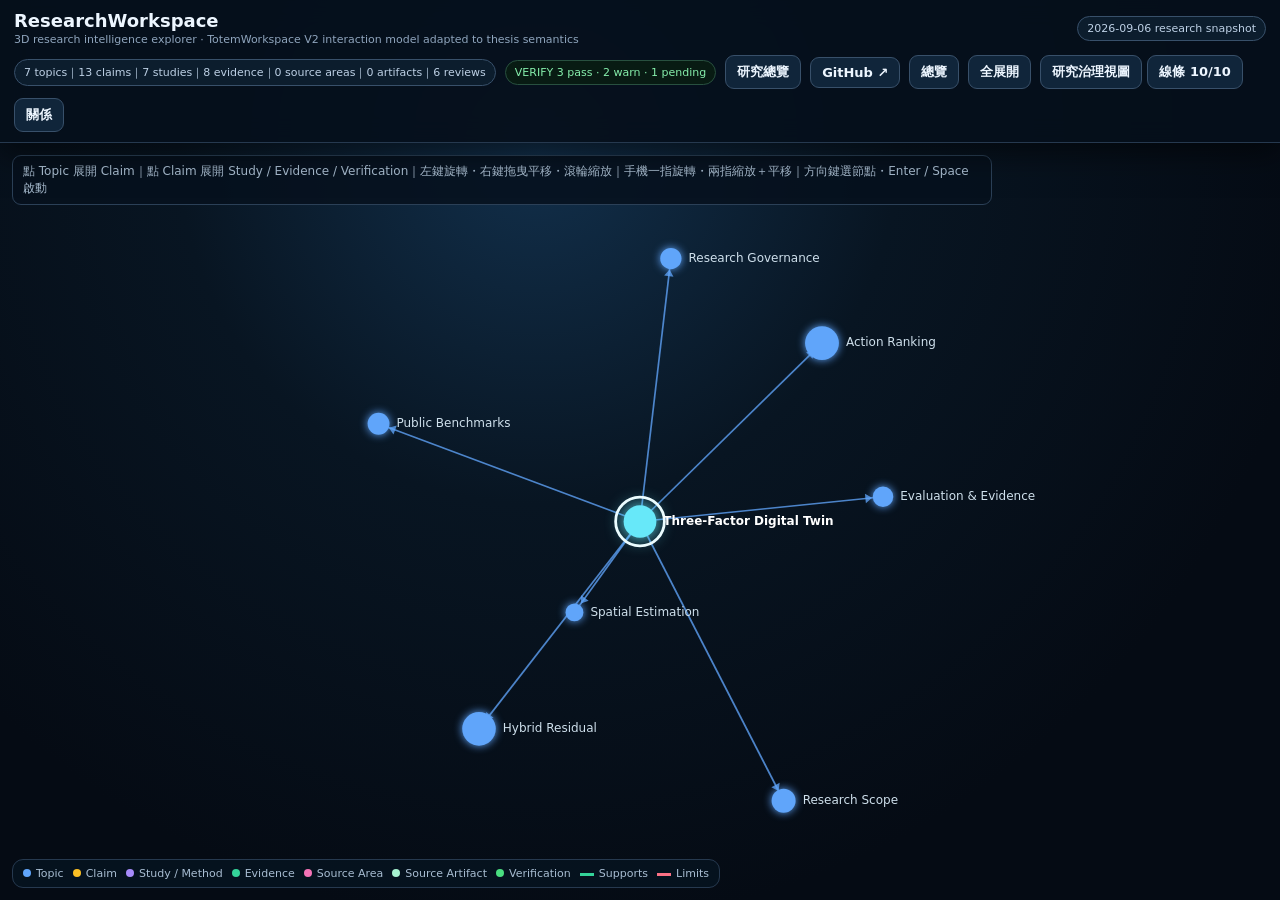
<file: site/index.html>
<!doctype html>
<html lang="zh-Hant">
<head>
<meta charset="utf-8">
<meta name="viewport" content="width=device-width,initial-scale=1,viewport-fit=cover">
<meta http-equiv="Content-Security-Policy" content="default-src 'self'; style-src 'self'; script-src 'self'; connect-src 'self' http://127.0.0.1:18775 http://localhost:18775">
<meta name="theme-color" content="#050b14">
<title>ResearchWorkspace 3D Research Graph</title>
<link rel="stylesheet" href="./graph-v2.css">
</head>
<body>
<div class="app">
  <header class="bar">
    <div class="brand">
      <b>ResearchWorkspace</b>
      <small>3D research intelligence explorer · TotemWorkspace V2 interaction model adapted to thesis semantics</small>
    </div>
    <span class="pill" id="snapshot">loading</span>
    <span class="pill" id="stats">loading</span>
    <span class="pill live-local" id="liveLocal" hidden>LIVE LOCAL</span>
    <span class="pill change-intelligence" id="changeIntelligence" hidden>CHANGE</span>
    <span class="pill agent-adapter" id="agentAdapter" hidden>ADAPTER</span>
    <span class="pill orchestration-state" id="orchestrationState" hidden>ORCH</span>
    <span class="pill verification-state" id="verificationState">VERIFY</span>
    <span class="pill artifact-drift" id="artifactDrift" hidden>ARTIFACT</span>
    <span class="pill agent-activity" id="agentActivity" hidden>AGENT</span>
    <button id="promptToggle" type="button" hidden>Prompt OFF</button>
    <button id="conversationToggle" type="button" hidden>Conversation</button>
    <a class="button-link" href="./overview.html">研究總覽</a>
    <a class="button-link" href="https://github.com/Yunitrish006006/ResearchWorkspace">GitHub ↗</a>
    <button id="overview" type="button">總覽</button>
    <button id="expandAll3d" type="button">全展開</button>
    <div class="filter-wrap">
      <button id="paperMode" type="button">研究治理視圖</button>
      <button id="edgeFilters" type="button" aria-expanded="false" aria-controls="edgeFilterPanel">線條 10/10</button>
      <div id="edgeFilterPanel" class="edge-filter" hidden>
        <b>研究關係</b>
        <label><input type="checkbox" data-edge-filter="cites" checked>引用</label>
        <label><input type="checkbox" data-edge-filter="compares" checked>比較（較佳／較差／持平／不可比）</label>
        <label><input type="checkbox" data-edge-filter="argues" checked>論證</label>
        <label><input type="checkbox" data-edge-filter="uses-data" checked>使用資料集</label>
        <label><input type="checkbox" data-edge-filter="contains" checked><i class="dot contains"></i>Contains</label>
        <label><input type="checkbox" data-edge-filter="supports" checked><i class="dot supports"></i>Supports</label>
        <label><input type="checkbox" data-edge-filter="uses-method" checked><i class="dot method"></i>Uses method</label>
        <label><input type="checkbox" data-edge-filter="grounded-in" checked><i class="dot grounded"></i>Grounded in</label>
        <label><input type="checkbox" data-edge-filter="validated-by" checked><i class="dot verification"></i>Validated by</label>
        <label><input type="checkbox" data-edge-filter="limits" checked><i class="dot limits"></i>Limits / contradicts</label>
        <small>展開 Topic 後顯示 Claim；再展開 Claim 顯示 Study、Evidence、Verification。跨主題關係會保留到實際 research endpoint。</small>
        <div class="filter-actions">
          <button id="edgeFilterAll" type="button">全部</button>
          <button id="edgeFilterNone" type="button">清除</button>
        </div>
      </div>
    </div>
    <button id="relations" type="button">關係</button>
  </header>
  <div class="prompt-shell" id="promptBar" hidden>
    <div class="prompt-bar">
      <textarea id="promptInput" maxlength="8192" rows="3" autocomplete="off" placeholder="輸入研究 Prompt（Ctrl/Cmd+Enter 送出）"></textarea>
      <button id="promptSubmit" type="button">送出</button>
    </div>
  </div>
  <div class="replay-bar" id="replayBar" hidden>
    <b id="replayLabel">REPLAY · LIVE</b>
    <input id="replaySlider" type="range" min="0" max="1" value="1" step="1" aria-label="Research replay sequence">
    <small id="replayMeta">0 events</small>
    <button id="replayLive" type="button" disabled>LIVE</button>
  </div>

  <main class="stage">
    <section id="pane3d" class="pane">
      <canvas id="graph3d" class="canvas3d" tabindex="0" role="application" aria-label="ResearchWorkspace 3D 研究圖；方向鍵切換節點，Enter 或空白鍵啟動"></canvas>
      <div class="hint3d">點 Topic 展開 Claim｜點 Claim 展開 Study / Evidence / Verification｜左鍵旋轉・右鍵拖曳平移・滾輪縮放｜手機一指旋轉・兩指縮放＋平移｜方向鍵選節點・Enter / Space 啟動</div>
    </section>

    <aside id="conversationPanel" class="conversation-panel" hidden>
      <div class="conversation-head">
        <div>
          <b>Research Conversation</b>
          <small>Local Viewer ↔ Discord shared Bridge queue</small>
        </div>
        <button id="conversationClose" type="button" aria-label="關閉 Research Conversation">×</button>
      </div>
      <div id="conversationDraft" class="conversation-draft" hidden></div>
      <div id="conversationEntries" class="conversation-entries"></div>
    </aside>

    <aside id="info" class="info" hidden>
      <div class="info-eyebrow" id="infoType">NODE</div>
      <h2 id="infoTitle"></h2>
      <p id="infoBody"></p>
      <div id="infoContent"></div>
    </aside>

    <div class="legend">
      <span><i class="node-dot topic"></i>Topic</span>
      <span><i class="node-dot claim"></i>Claim</span>
      <span><i class="node-dot study"></i>Study / Method</span>
      <span><i class="node-dot evidence"></i>Evidence</span>
      <span><i class="node-dot source-area"></i>Source Area</span>
      <span><i class="node-dot artifact"></i>Source Artifact</span>
      <span><i class="node-dot review"></i>Verification</span>
      <span><i class="dot supports"></i>Supports</span>
      <span><i class="dot limits"></i>Limits</span>
    </div>
  </main>
</div>

<script src="./generated/graph-data.js"></script>
<script src="./research-graph-v2.js"></script>
<script src="./local-live.js"></script>
</body>
</html>
</file>
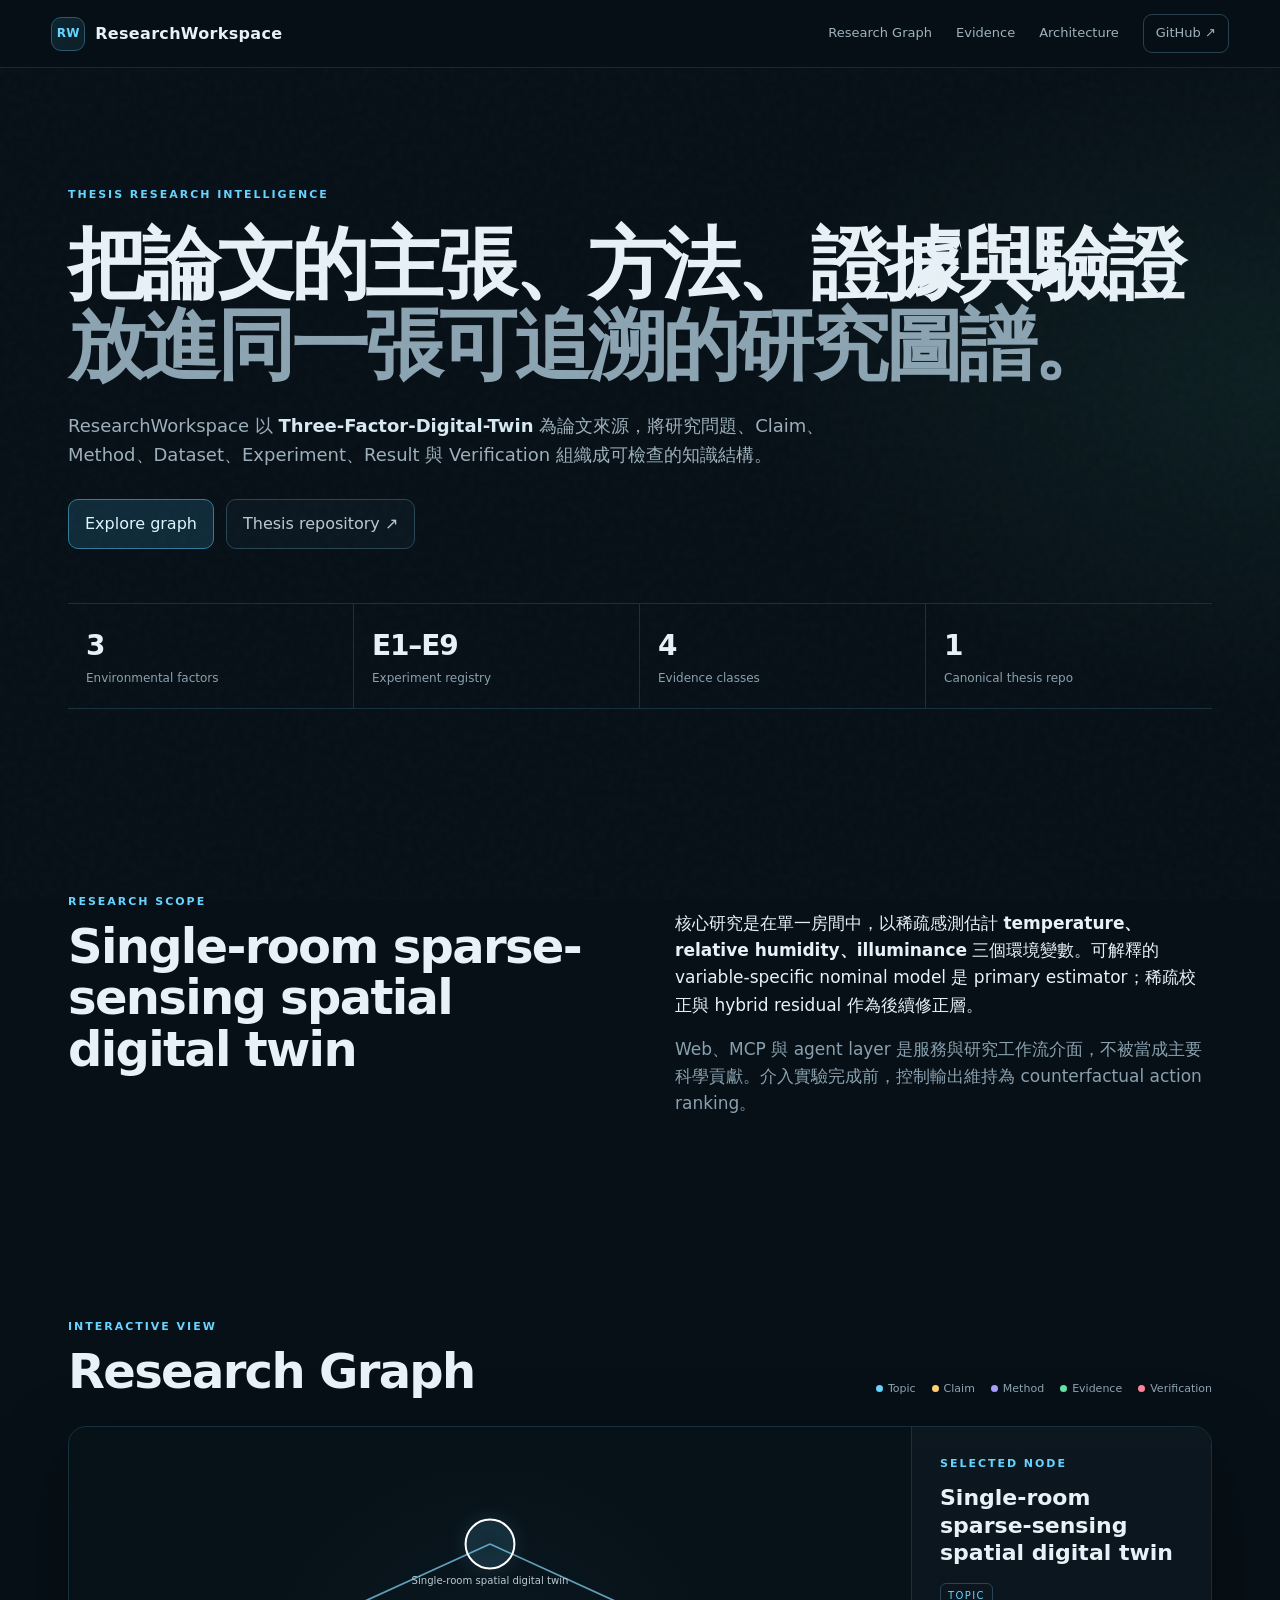
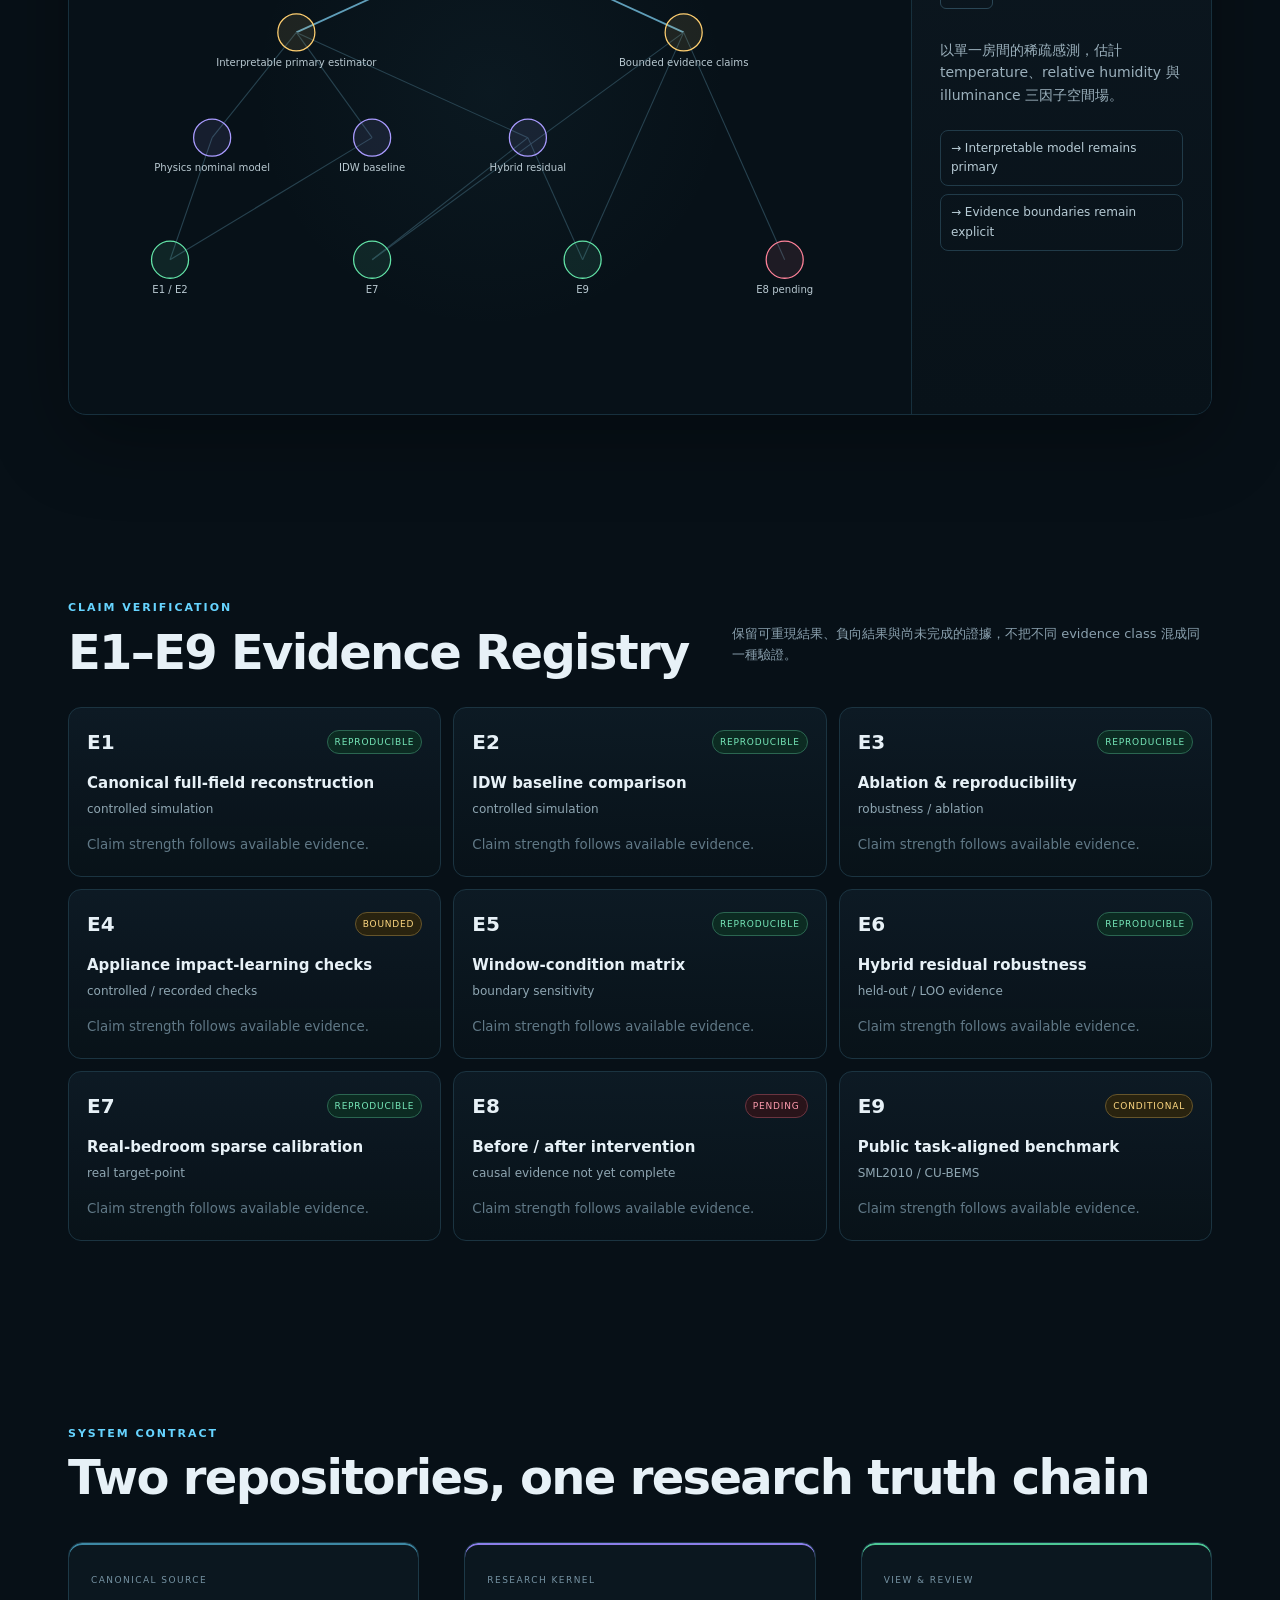
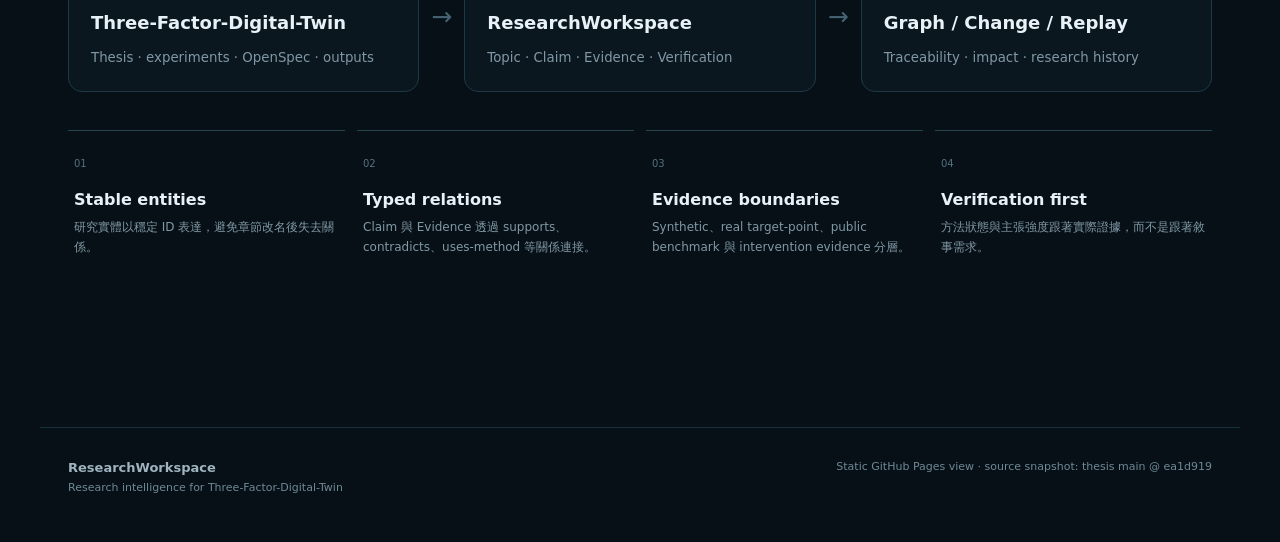
<file: site/overview.html>
<!doctype html>
<html lang="zh-Hant">
<head>
  <meta charset="utf-8">
  <meta name="viewport" content="width=device-width,initial-scale=1">
  <meta name="theme-color" content="#071017">
  <meta name="description" content="ResearchWorkspace — thesis research graph, claims, evidence and verification status.">
  <title>ResearchWorkspace</title>
  <link rel="stylesheet" href="./styles.css">
</head>
<body>
  <div class="noise"></div>
  <header class="topbar">
    <a class="brand" href="#top"><span class="mark">RW</span><span>ResearchWorkspace</span></a>
    <nav>
      <a href="#graph">Research Graph</a>
      <a href="#evidence">Evidence</a>
      <a href="#architecture">Architecture</a>
      <a class="repo-link" href="https://github.com/Yunitrish006006/ResearchWorkspace">GitHub ↗</a>
    </nav>
  </header>

  <main id="top">
    <section class="hero section">
      <div class="eyebrow">THESIS RESEARCH INTELLIGENCE</div>
      <h1>把論文的主張、方法、證據與驗證<br><span>放進同一張可追溯的研究圖譜。</span></h1>
      <p class="lede">ResearchWorkspace 以 <strong>Three-Factor-Digital-Twin</strong> 為論文來源，將研究問題、Claim、Method、Dataset、Experiment、Result 與 Verification 組織成可檢查的知識結構。</p>
      <div class="hero-actions">
        <a class="button primary" href="#graph">Explore graph</a>
        <a class="button" href="https://github.com/Yunitrish006006/Three-Factor-Digital-Twin">Thesis repository ↗</a>
      </div>
      <div class="metrics">
        <div><strong>3</strong><span>Environmental factors</span></div>
        <div><strong>E1–E9</strong><span>Experiment registry</span></div>
        <div><strong>4</strong><span>Evidence classes</span></div>
        <div><strong>1</strong><span>Canonical thesis repo</span></div>
      </div>
    </section>

    <section class="section split intro">
      <div>
        <div class="section-kicker">RESEARCH SCOPE</div>
        <h2>Single-room sparse-sensing spatial digital twin</h2>
      </div>
      <div class="prose">
        <p>核心研究是在單一房間中，以稀疏感測估計 <strong>temperature、relative humidity、illuminance</strong> 三個環境變數。可解釋的 variable-specific nominal model 是 primary estimator；稀疏校正與 hybrid residual 作為後續修正層。</p>
        <p class="muted">Web、MCP 與 agent layer 是服務與研究工作流介面，不被當成主要科學貢獻。介入實驗完成前，控制輸出維持為 counterfactual action ranking。</p>
      </div>
    </section>

    <section id="graph" class="section">
      <div class="section-head">
        <div>
          <div class="section-kicker">INTERACTIVE VIEW</div>
          <h2>Research Graph</h2>
        </div>
        <div class="legend">
          <span><i class="dot topic"></i>Topic</span>
          <span><i class="dot claim"></i>Claim</span>
          <span><i class="dot method"></i>Method</span>
          <span><i class="dot evidence"></i>Evidence</span>
          <span><i class="dot review"></i>Verification</span>
        </div>
      </div>

      <div class="graph-shell">
        <div class="graph-stage">
          <svg id="researchGraph" viewBox="0 0 1000 560" role="img" aria-label="Interactive research graph"></svg>
        </div>
        <aside id="inspector" class="inspector">
          <div class="section-kicker">SELECTED NODE</div>
          <h3 id="nodeTitle">Research topic</h3>
          <div id="nodeType" class="node-type">TOPIC</div>
          <p id="nodeDescription">點選圖中的節點，查看其研究角色、證據邊界與關聯。</p>
          <div id="nodeLinks" class="node-links"></div>
        </aside>
      </div>
    </section>

    <section id="evidence" class="section">
      <div class="section-head">
        <div>
          <div class="section-kicker">CLAIM VERIFICATION</div>
          <h2>E1–E9 Evidence Registry</h2>
        </div>
        <p class="muted compact">保留可重現結果、負向結果與尚未完成的證據，不把不同 evidence class 混成同一種驗證。</p>
      </div>
      <div id="evidenceGrid" class="evidence-grid"></div>
    </section>

    <section id="architecture" class="section">
      <div class="section-kicker">SYSTEM CONTRACT</div>
      <h2>Two repositories, one research truth chain</h2>
      <div class="architecture">
        <a class="arch-card source" href="https://github.com/Yunitrish006006/Three-Factor-Digital-Twin">
          <span>CANONICAL SOURCE</span>
          <strong>Three-Factor-Digital-Twin</strong>
          <small>Thesis · experiments · OpenSpec · outputs</small>
        </a>
        <div class="arrow">→</div>
        <div class="arch-card kernel">
          <span>RESEARCH KERNEL</span>
          <strong>ResearchWorkspace</strong>
          <small>Topic · Claim · Evidence · Verification</small>
        </div>
        <div class="arrow">→</div>
        <div class="arch-card viewer">
          <span>VIEW & REVIEW</span>
          <strong>Graph / Change / Replay</strong>
          <small>Traceability · impact · research history</small>
        </div>
      </div>

      <div class="principles">
        <div><span>01</span><strong>Stable entities</strong><p>研究實體以穩定 ID 表達，避免章節改名後失去關係。</p></div>
        <div><span>02</span><strong>Typed relations</strong><p>Claim 與 Evidence 透過 supports、contradicts、uses-method 等關係連接。</p></div>
        <div><span>03</span><strong>Evidence boundaries</strong><p>Synthetic、real target-point、public benchmark 與 intervention evidence 分層。</p></div>
        <div><span>04</span><strong>Verification first</strong><p>方法狀態與主張強度跟著實際證據，而不是跟著敘事需求。</p></div>
      </div>
    </section>
  </main>

  <footer>
    <div>
      <strong>ResearchWorkspace</strong>
      <span>Research intelligence for Three-Factor-Digital-Twin</span>
    </div>
    <div class="footer-meta">Static GitHub Pages view · source snapshot: thesis main @ ea1d919</div>
  </footer>

  <script src="./app.js"></script>
</body>
</html>
</file>
<file: site/graph-v2.css>
:root{
  color-scheme:dark;
  --bg:#050b14;--panel:#071522;--ink:#edf6ff;--muted:#8fa5bd;
  --topic:#60a5fa;--claim:#fbbf24;--study:#a78bfa;--evidence:#34d399;--review:#4ade80;
  --contains:#60a5fa;--supports:#34d399;--method:#a78bfa;--grounded:#22d3ee;--verification:#4ade80;--limits:#fb7185
}
*{box-sizing:border-box}
html,body{width:100%;height:100%;margin:0}
body{overflow:hidden;background:radial-gradient(circle at 42% 16%,#12304c 0,#081522 34%,var(--bg) 74%);color:var(--ink);font-family:"Noto Sans TC","Microsoft JhengHei",system-ui,sans-serif}
button,.button-link{font:inherit}
.app{height:100dvh;display:grid;grid-template-rows:auto 1fr}
.bar{z-index:5;display:flex;align-items:center;gap:9px;flex-wrap:wrap;padding:10px 14px;border-bottom:1px solid #26394f;background:#06101bee;box-shadow:0 10px 30px #0008;backdrop-filter:blur(12px)}
.brand{margin-right:auto;min-width:250px}.brand b{display:block;font-size:18px}.brand small{display:block;margin-top:2px;color:var(--muted);font-size:11px}
.pill{padding:5px 9px;border:1px solid #38506a;border-radius:999px;color:#bdd0e5;background:#0c1d2d;font-size:11px}
.verification-state{color:#86efac;border-color:#28503f;background:#081b13}
button,.button-link{border:1px solid #38506a;border-radius:9px;background:#10253a;color:var(--ink);padding:7px 11px;font-weight:750;cursor:pointer;text-decoration:none;font-size:13px;line-height:normal}
button:hover,.button-link:hover{background:#17344f}
.stage{position:relative;min-height:0}.pane{position:absolute;inset:0}
.canvas3d{width:100%;height:100%;display:block;cursor:grab;touch-action:none;user-select:none;-webkit-user-select:none;-webkit-touch-callout:none;overscroll-behavior:none}
.canvas3d.dragging{cursor:grabbing}.canvas3d:focus-visible{outline:2px solid #67e8f9;outline-offset:-3px}
.hint3d{position:absolute;left:12px;top:12px;z-index:2;max-width:min(980px,calc(100% - 24px));padding:7px 10px;border-radius:9px;background:#06111edb;border:1px solid #2b4057;color:#a9bdd0;font-size:12px;pointer-events:none}
.legend{position:absolute;left:12px;bottom:12px;z-index:3;display:flex;gap:9px;flex-wrap:wrap;max-width:min(1120px,calc(100% - 24px));padding:7px 10px;border:1px solid #26394f;border-radius:11px;background:#06131fe9;color:#a8bdd2;font-size:11px}
.dot{display:inline-block;width:14px;height:3px;margin-right:5px;vertical-align:middle}.dot.contains{background:var(--contains)}.dot.supports{background:var(--supports)}.dot.method{background:var(--method)}.dot.grounded{background:var(--grounded)}.dot.verification{background:var(--verification)}.dot.limits{background:var(--limits)}
.node-dot{display:inline-block;width:8px;height:8px;border-radius:50%;margin-right:5px}.node-dot.topic{background:var(--topic)}.node-dot.claim{background:var(--claim)}.node-dot.study{background:var(--study)}.node-dot.evidence{background:var(--evidence)}.node-dot.source-area{background:#f472b6}.node-dot.artifact{background:#a7f3d0}.node-dot.review{background:var(--review)}
.info{position:absolute;right:14px;top:14px;z-index:4;width:min(470px,calc(100% - 28px));max-height:calc(100% - 28px);overflow:auto;padding:14px;border:1px solid #2d435c;border-radius:13px;background:#071522f2;box-shadow:0 18px 44px #0009}
.info[hidden]{display:none}.info h2{font-size:18px;margin:2px 0 6px}.info p{color:#b8c9da;line-height:1.55;font-size:13px}.info h3{margin:14px 0 7px;color:#93c5fd;font-size:11px;letter-spacing:.08em;text-transform:uppercase}.info-eyebrow{font-size:10px;letter-spacing:.14em;color:#67e8f9;font-weight:800}
.item{margin:6px 0;padding:8px 9px;border:1px solid #334b63;border-radius:8px;background:#102033;color:#d7e5f4;font-size:12px;line-height:1.45;overflow-wrap:anywhere}
.item.ok{border-color:#28503f;background:#081b13;color:#bbf7d0}.item.warn{border-color:#735c22;background:#241b09;color:#fde68a}.item.fail{border-color:#713b3b;background:#241010;color:#fecaca}
.filter-wrap{position:relative}.edge-filter{position:absolute;right:0;top:calc(100% + 8px);z-index:8;width:310px;padding:11px;border:1px solid #38506a;border-radius:11px;background:#071522f7;box-shadow:0 18px 44px #000a}
.edge-filter[hidden]{display:none}.edge-filter>b{display:block;margin-bottom:7px;font-size:12px}.edge-filter label{display:flex;align-items:center;gap:5px;padding:5px 2px;color:#d7e5f4;font-size:12px;cursor:pointer}.edge-filter input{margin:0 3px 0 0;accent-color:#67e8f9}.edge-filter small{display:block;margin-top:7px;color:#8fa5bd;line-height:1.45}.filter-actions{display:flex;gap:7px;margin-top:9px}.filter-actions button{flex:1;padding:6px 8px;font-size:11px}
@media(max-width:820px){.brand{width:100%}.filter-wrap{position:static}.edge-filter{position:fixed;left:8px;right:8px;top:112px;width:auto}.pill{display:none}.bar{gap:6px;padding:8px}.bar button,.bar .button-link{padding:7px 9px;font-size:12px}.info{top:auto;bottom:12px;max-height:44%}.legend{display:none}.hint3d{font-size:11px;right:10px;left:10px;top:8px}}

.live-local{color:#67e8f9;border-color:#27566a;background:#071821}
.change-intelligence{color:#fbbf24;border-color:#735c22;background:#241b09}
.agent-adapter{color:#94a3b8;border-color:#475569;background:#0c1118}
.agent-adapter[data-status="ready"]{color:#86efac;border-color:#28503f;background:#081b13}
.agent-adapter[data-status="unavailable"],.agent-adapter[data-status="failed"]{color:#f87171;border-color:#713b3b;background:#241010}
.orchestration-state{color:#c4b5fd;border-color:#4c3a70;background:#151026}
.agent-activity{color:#67e8f9;max-width:min(38vw,520px);overflow:hidden;text-overflow:ellipsis;white-space:nowrap}
.prompt-shell{background:#07111d;border-bottom:1px solid #2b4058}.prompt-shell[hidden]{display:none}
.prompt-bar{display:flex;gap:8px;align-items:flex-end;padding:8px 12px}
.prompt-bar textarea{flex:1;min-width:120px;min-height:42px;max-height:150px;resize:vertical;background:#0e1b2a;color:#dbeafe;border:1px solid #334b63;border-radius:7px;padding:9px 10px;font:inherit;line-height:1.4}
.prompt-bar button{white-space:nowrap}
.replay-bar{display:flex;align-items:center;gap:9px;padding:6px 12px;background:#120d1b;border-bottom:1px solid #4c3566}
.replay-bar[hidden]{display:none}.replay-bar b{min-width:94px;color:#c4b5fd;font-size:11px;letter-spacing:.3px}.replay-bar input[type="range"]{flex:1;min-width:120px}.replay-bar small{color:#9fb4ca;white-space:nowrap}.replay-bar button{padding:5px 9px}

.conversation-panel{position:absolute;left:14px;top:60px;z-index:5;width:min(430px,calc(100% - 28px));max-height:calc(100% - 120px);display:flex;flex-direction:column;border:1px solid #4c3566;border-radius:13px;background:#0c1421f4;box-shadow:0 18px 44px #0009;overflow:hidden}
.conversation-panel[hidden]{display:none}
.conversation-head{display:flex;align-items:center;gap:8px;padding:10px 11px;border-bottom:1px solid #342746;background:#160f20}
.conversation-head>div{flex:1;min-width:0}.conversation-head b{display:block;color:#e9d5ff;font-size:12px}.conversation-head small{display:block;color:#a78bba;font-size:9px;margin-top:2px}.conversation-head button{padding:3px 8px;font-size:15px}
.conversation-draft{margin:9px 9px 0;padding:8px 9px;border:1px solid #6d4c78;border-radius:8px;background:#1e1627;color:#e9d5ff;font-size:11px;white-space:pre-wrap;overflow-wrap:anywhere}
.conversation-draft[hidden]{display:none}
.conversation-entries{padding:9px;overflow:auto}
.conversation-entry{margin-bottom:8px;padding:8px 9px;border:1px solid #29445a;border-radius:8px;background:#0b1b29}
.conversation-entry.prompt{border-color:#24536b}.conversation-entry.failed{border-color:#713b3b;background:#241010}
.conversation-entry .meta{display:flex;justify-content:space-between;gap:8px;color:#67e8f9;font-size:9px;font-weight:800;text-transform:uppercase}
.conversation-entry .text{margin-top:5px;color:#d7e5f4;font-size:11px;line-height:1.4;white-space:pre-wrap;overflow-wrap:anywhere;max-height:140px;overflow:auto}
@media(max-width:820px){.conversation-panel{left:8px;right:8px;top:8px;width:auto;max-height:70%}}
</file>
<file: site/styles.css>
:root{
  --bg:#071017;--panel:#0b151e;--panel2:#0f1c26;--line:#1d3442;--text:#e7f1f7;
  --muted:#8aa0ae;--accent:#66d4ff;--accent2:#8ff0cd;--claim:#ffcf70;--method:#a99bff;
  --evidence:#62e3a7;--review:#ff8299;--shadow:0 24px 80px rgba(0,0,0,.32)
}
*{box-sizing:border-box}html{scroll-behavior:smooth}body{margin:0;background:
radial-gradient(900px 500px at 20% -10%,rgba(63,163,211,.14),transparent 65%),
radial-gradient(800px 500px at 100% 10%,rgba(83,207,164,.08),transparent 65%),var(--bg);
color:var(--text);font-family:Inter,ui-sans-serif,system-ui,-apple-system,BlinkMacSystemFont,"Segoe UI",sans-serif;line-height:1.6}
a{color:inherit;text-decoration:none}.noise{position:fixed;inset:0;pointer-events:none;opacity:.025;background-image:url("data:image/svg+xml,%3Csvg viewBox='0 0 160 160' xmlns='http://www.w3.org/2000/svg'%3E%3Cfilter id='n'%3E%3CfeTurbulence type='fractalNoise' baseFrequency='.8' numOctaves='4' stitchTiles='stitch'/%3E%3C/filter%3E%3Crect width='100%25' height='100%25' filter='url(%23n)'/%3E%3C/svg%3E")}
.topbar{position:sticky;top:0;z-index:20;height:68px;display:flex;align-items:center;justify-content:space-between;padding:0 4vw;border-bottom:1px solid rgba(122,174,199,.16);background:rgba(7,16,23,.78);backdrop-filter:blur(18px)}
.brand{display:flex;align-items:center;gap:10px;font-weight:700;letter-spacing:.02em}.mark{display:grid;place-items:center;width:34px;height:34px;border:1px solid #2b596d;border-radius:10px;background:linear-gradient(135deg,#0c2632,#0f1f27);color:var(--accent);font-size:12px}
nav{display:flex;align-items:center;gap:24px;color:#9fb2bd;font-size:13px}nav a:hover{color:#fff}.repo-link{padding:8px 12px;border:1px solid #29414f;border-radius:9px}
.section{max-width:1200px;margin:0 auto;padding:92px 28px}.hero{padding-top:118px}.eyebrow,.section-kicker{font-size:11px;font-weight:750;letter-spacing:.18em;color:var(--accent);text-transform:uppercase}
h1{font-size:clamp(42px,6.1vw,78px);line-height:1.04;letter-spacing:-.048em;margin:20px 0 26px;max-width:1120px}h1 span{color:#8ca4b2}h2{font-size:clamp(30px,4vw,48px);line-height:1.08;letter-spacing:-.035em;margin:10px 0 0}h3{font-size:22px;line-height:1.25;margin:12px 0}
.lede{font-size:18px;color:#9db0bb;max-width:780px}.lede strong{color:#d8e9f2}.hero-actions{display:flex;gap:12px;margin:30px 0 54px}.button{padding:11px 16px;border:1px solid #2a4655;border-radius:10px;color:#b8c9d2;background:#0b1720}.button.primary{border-color:#347b99;background:#0f2a38;color:#dff6ff}.button:hover{transform:translateY(-1px)}
.metrics{display:grid;grid-template-columns:repeat(4,1fr);border-top:1px solid #17303e;border-bottom:1px solid #17303e}.metrics div{padding:20px 18px;border-right:1px solid #17303e}.metrics div:last-child{border:0}.metrics strong{display:block;font-size:28px;letter-spacing:-.04em}.metrics span{display:block;color:var(--muted);font-size:12px}
.split{display:grid;grid-template-columns:1fr 1fr;gap:70px}.prose{font-size:17px}.muted{color:var(--muted)}.compact{max-width:480px;font-size:13px}.section-head{display:flex;align-items:flex-end;justify-content:space-between;gap:24px;margin-bottom:28px}
.legend{display:flex;gap:16px;flex-wrap:wrap;color:#8da4b1;font-size:11px}.dot{display:inline-block;width:7px;height:7px;border-radius:50%;margin-right:5px}.dot.topic{background:var(--accent)}.dot.claim{background:var(--claim)}.dot.method{background:var(--method)}.dot.evidence{background:var(--evidence)}.dot.review{background:var(--review)}
.graph-shell{display:grid;grid-template-columns:minmax(0,1fr) 300px;min-height:580px;border:1px solid #17303d;border-radius:18px;overflow:hidden;background:rgba(8,18,25,.72);box-shadow:var(--shadow)}
.graph-stage{min-width:0;overflow:hidden;background:radial-gradient(circle at 50% 45%,rgba(75,148,174,.06),transparent 45%)}#researchGraph{width:100%;height:100%;min-height:580px}.edge{stroke:#27424f;stroke-width:1.3}.edge.active{stroke:#5f9eb9;stroke-width:2}.node circle{stroke-width:1.5;transition:.2s;cursor:pointer}.node text{fill:#b9c9d1;font-size:12px;pointer-events:none}.node:hover circle,.node.selected circle{stroke:#fff;stroke-width:2.4;filter:drop-shadow(0 0 10px rgba(120,210,255,.38))}
.inspector{padding:28px;border-left:1px solid #17303d;background:linear-gradient(180deg,#0c1720,#081219)}.node-type{display:inline-block;margin:4px 0 16px;padding:4px 7px;border:1px solid #2a4655;border-radius:6px;color:#90a8b5;font-size:10px;letter-spacing:.14em}.inspector p{color:#9bb0bc;font-size:14px}.node-links{display:grid;gap:8px;margin-top:24px}.node-links a{font-size:12px;padding:8px 10px;border:1px solid #213b49;border-radius:8px;color:#b7cbd5}
.evidence-grid{display:grid;grid-template-columns:repeat(3,1fr);gap:12px}.evidence-card{padding:18px;border:1px solid #1b3441;border-radius:13px;background:linear-gradient(180deg,rgba(13,27,37,.92),rgba(8,18,25,.9));min-height:170px}.evidence-card header{display:flex;align-items:center;justify-content:space-between}.evidence-card .eid{font-size:20px;font-weight:780}.status{padding:4px 7px;border-radius:99px;font-size:9px;letter-spacing:.09em;border:1px solid}.status.ok{color:#77e8ba;border-color:#2b6651;background:#0c2b22}.status.bound{color:#ffd982;border-color:#66552b;background:#29230f}.status.todo{color:#ff9daf;border-color:#6a3440;background:#29141a}.evidence-card h3{font-size:15px;margin:16px 0 8px}.evidence-card p{margin:0;color:#8fa6b2;font-size:12px}.evidence-card small{display:block;margin-top:14px;color:#607886}
.architecture{display:grid;grid-template-columns:1fr auto 1fr auto 1fr;align-items:center;gap:12px;margin:38px 0}.arch-card{min-height:150px;padding:22px;border:1px solid #1d3947;border-radius:14px;background:#0b171f}.arch-card span{font-size:9px;letter-spacing:.16em;color:#7693a3}.arch-card strong{display:block;font-size:18px;margin:18px 0 6px}.arch-card small{color:#8098a5}.arch-card.source{box-shadow:inset 0 2px 0 #3d88a4}.arch-card.kernel{box-shadow:inset 0 2px 0 #8b7ee9}.arch-card.viewer{box-shadow:inset 0 2px 0 #4dc795}.arrow{color:#456372;font-size:25px}.principles{display:grid;grid-template-columns:repeat(4,1fr);gap:12px}.principles div{padding:18px 6px;border-top:1px solid #284350}.principles span{font-size:10px;color:#537080}.principles strong{display:block;margin:12px 0 6px}.principles p{margin:0;color:#8199a5;font-size:12px}
footer{max-width:1200px;margin:60px auto 0;padding:30px 28px 46px;border-top:1px solid #17303d;display:flex;justify-content:space-between;color:#6f8997;font-size:11px}footer strong{display:block;color:#9fb4bf;font-size:13px}footer span{display:block}.footer-meta{text-align:right}
@media(max-width:900px){nav a:not(.repo-link){display:none}.split{grid-template-columns:1fr;gap:24px}.graph-shell{grid-template-columns:1fr}.inspector{border-left:0;border-top:1px solid #17303d}.evidence-grid{grid-template-columns:repeat(2,1fr)}.architecture{grid-template-columns:1fr}.arrow{transform:rotate(90deg);text-align:center}.principles{grid-template-columns:repeat(2,1fr)}.metrics{grid-template-columns:repeat(2,1fr)}.metrics div:nth-child(2){border-right:0}.metrics div:nth-child(-n+2){border-bottom:1px solid #17303e}}
@media(max-width:560px){.section{padding:64px 18px}.hero{padding-top:78px}.topbar{padding:0 18px}.brand span:last-child{display:none}.hero-actions{flex-direction:column;align-items:flex-start}.evidence-grid{grid-template-columns:1fr}.principles{grid-template-columns:1fr}.section-head{align-items:flex-start;flex-direction:column}.legend{max-width:100%}.footer-meta{display:none}}
</file>
